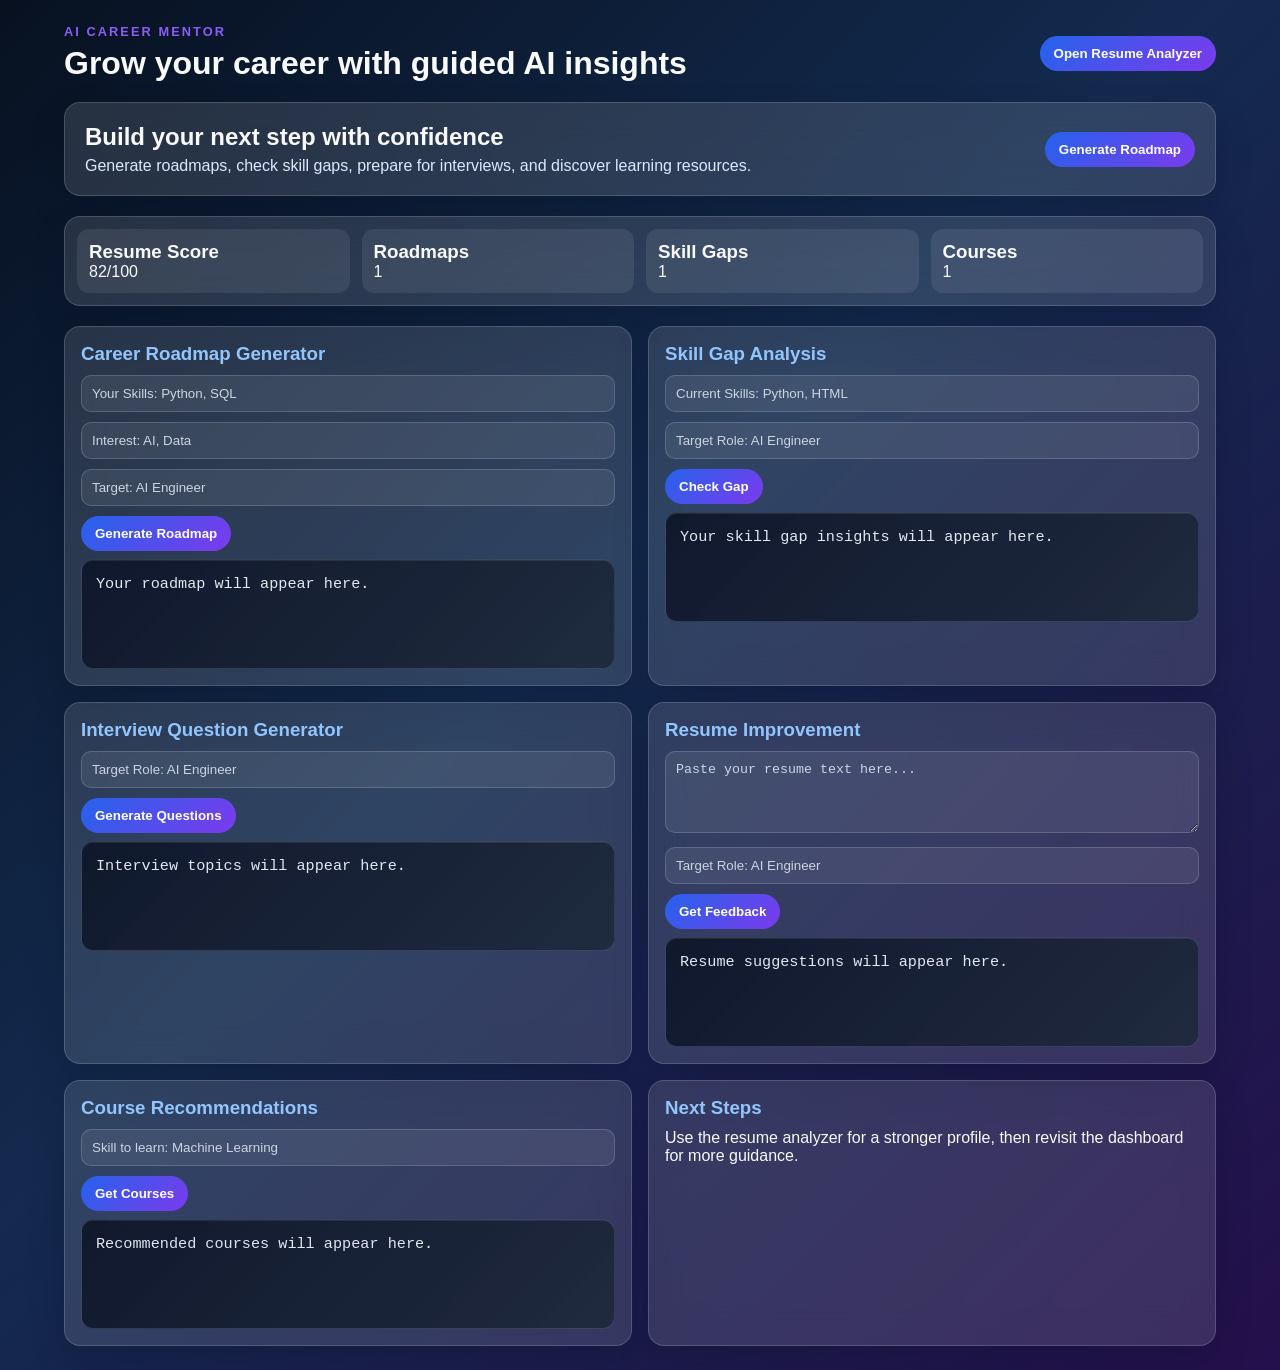
<file: dashboard.html>
<!DOCTYPE html>
<html lang="en">
  <head>
    <meta charset="UTF-8" />
    <meta name="viewport" content="width=device-width, initial-scale=1.0" />
    <title>AI Career Mentor Dashboard</title>
    <link rel="stylesheet" href="css/app.css" />
  </head>
  <body>
    <div class="container">
      <header>
        <div>
          <p class="eyebrow">AI Career Mentor</p>
          <h1>Grow your career with guided AI insights</h1>
        </div>
        <a href="resume-analyzer.html" style="color: #fff; text-decoration: none;">
          <button>Open Resume Analyzer</button>
        </a>
      </header>

      <section class="hero">
        <div>
          <h2>Build your next step with confidence</h2>
          <p>Generate roadmaps, check skill gaps, prepare for interviews, and discover learning resources.</p>
        </div>
        <button onclick="getRoadmap()">Generate Roadmap</button>
      </section>

      <section class="stats-grid">
        <div class="stat">
          <h3>Resume Score</h3>
          <p id="resume-score">82/100</p>
        </div>
        <div class="stat">
          <h3>Roadmaps</h3>
          <p id="roadmap-count">1</p>
        </div>
        <div class="stat">
          <h3>Skill Gaps</h3>
          <p id="skill-gap-count">1</p>
        </div>
        <div class="stat">
          <h3>Courses</h3>
          <p id="course-count">1</p>
        </div>
      </section>

      <section class="grid">
        <div class="card">
          <h3>Career Roadmap Generator</h3>
          <input id="skills" placeholder="Your Skills: Python, SQL" />
          <input id="interest" placeholder="Interest: AI, Data" />
          <input id="target" placeholder="Target: AI Engineer" />
          <button onclick="getRoadmap()">Generate Roadmap</button>
          <pre id="roadmap-output">Your roadmap will appear here.</pre>
        </div>

        <div class="card">
          <h3>Skill Gap Analysis</h3>
          <input id="current_skills" placeholder="Current Skills: Python, HTML" />
          <input id="skill_target" placeholder="Target Role: AI Engineer" />
          <button onclick="getSkillGap()">Check Gap</button>
          <pre id="skillgap-output">Your skill gap insights will appear here.</pre>
        </div>

        <div class="card">
          <h3>Interview Question Generator</h3>
          <input id="interview_role" placeholder="Target Role: AI Engineer" />
          <button onclick="getInterview()">Generate Questions</button>
          <pre id="interview-output">Interview topics will appear here.</pre>
        </div>

        <div class="card">
          <h3>Resume Improvement</h3>
          <textarea id="resume_text" placeholder="Paste your resume text here..." rows="4"></textarea>
          <input id="resume_target" placeholder="Target Role: AI Engineer" />
          <button onclick="getResume()">Get Feedback</button>
          <pre id="resume-output">Resume suggestions will appear here.</pre>
        </div>

        <div class="card">
          <h3>Course Recommendations</h3>
          <input id="course_skill" placeholder="Skill to learn: Machine Learning" />
          <button onclick="getCourses()">Get Courses</button>
          <pre id="courses-output">Recommended courses will appear here.</pre>
        </div>

        <div class="card">
          <h3>Next Steps</h3>
          <p>Use the resume analyzer for a stronger profile, then revisit the dashboard for more guidance.</p>
        </div>
      </section>
    </div>

    <script src="js/app.js"></script>
  </body>
</html>
</file>
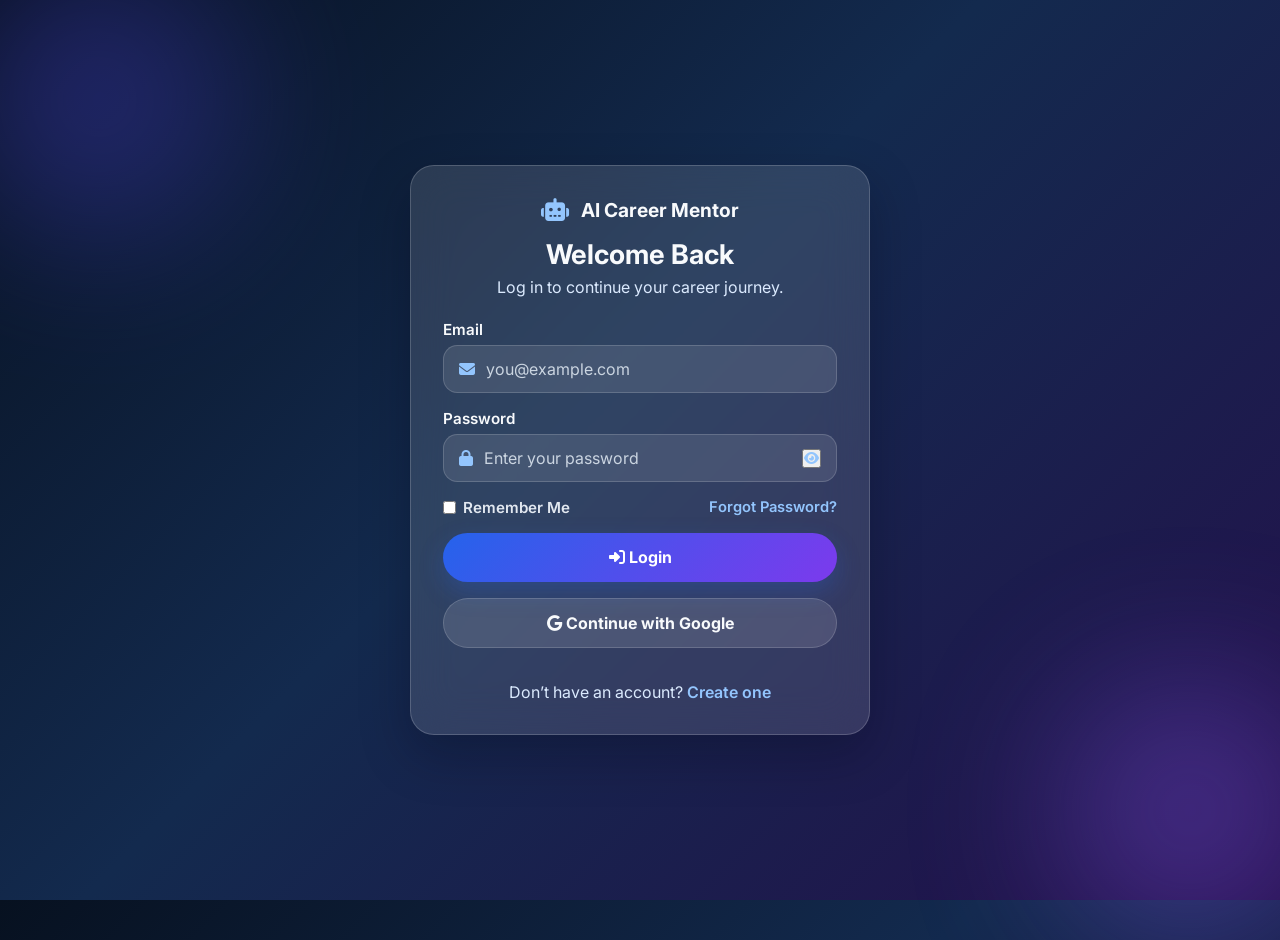
<file: login.html>
<!DOCTYPE html>
<html lang="en">
  <head>
    <meta charset="UTF-8" />
    <meta name="viewport" content="width=device-width, initial-scale=1.0" />
    <title>Login | AI Career Mentor</title>
    <link rel="preconnect" href="https://fonts.googleapis.com" />
    <link rel="preconnect" href="https://fonts.gstatic.com" crossorigin />
    <link
      href="https://fonts.googleapis.com/css2?family=Inter:wght@400;500;600;700;800&display=swap"
      rel="stylesheet"
    />
    <link
      rel="stylesheet"
      href="https://cdnjs.cloudflare.com/ajax/libs/font-awesome/6.5.2/css/all.min.css"
    />
    <link rel="stylesheet" href="css/auth.css" />
  </head>
  <body>
    <div class="auth-shell">
      <div class="auth-card">
        <div class="auth-brand">
          <i class="fas fa-robot"></i>
          <h1>AI Career Mentor</h1>
        </div>

        <h2>Welcome Back</h2>
        <p class="auth-subtitle">Log in to continue your career journey.</p>

        <form class="auth-form">
          <div class="input-group">
            <label for="email">Email</label>
            <div class="input-with-icon">
              <i class="fas fa-envelope"></i>
              <input type="email" id="email" placeholder="you@example.com" required />
            </div>
          </div>

          <div class="input-group">
            <label for="password">Password</label>
            <div class="input-with-icon">
              <i class="fas fa-lock"></i>
              <input type="password" id="password" placeholder="Enter your password" required />
            </div>
          </div>

          <div class="auth-options">
            <label class="checkbox-wrap">
              <input type="checkbox" />
              <span>Remember Me</span>
            </label>
            <a href="#" class="link-text">Forgot Password?</a>
          </div>

          <button type="submit" class="btn-primary">
            <i class="fas fa-sign-in-alt"></i> Login
          </button>

          <button type="button" class="btn-google">
            <i class="fab fa-google"></i> Continue with Google
          </button>
        </form>

        <p class="auth-footer">
          Don’t have an account?
          <a href="signup.html" class="link-text">Create one</a>
        </p>
      </div>
    </div>

    <script src="js/auth.js"></script>
  </body>
</html>
</file>
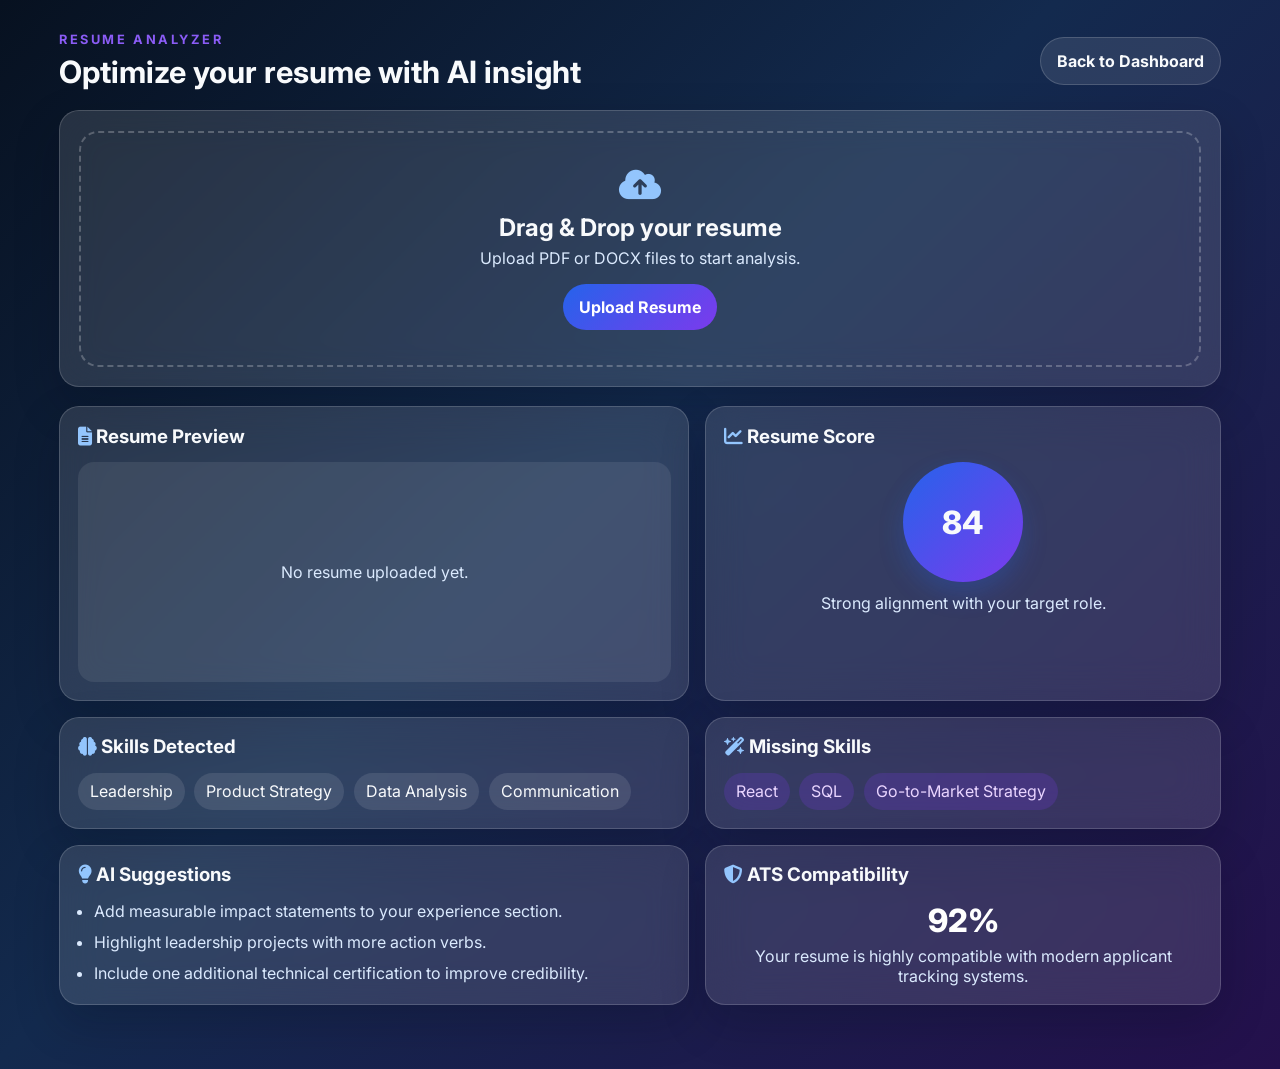
<file: resume-analyzer.html>
<!DOCTYPE html>
<html lang="en">
  <head>
    <meta charset="UTF-8" />
    <meta name="viewport" content="width=device-width, initial-scale=1.0" />
    <title>Resume Analyzer | AI Career Mentor</title>
    <link rel="preconnect" href="https://fonts.googleapis.com" />
    <link rel="preconnect" href="https://fonts.gstatic.com" crossorigin />
    <link
      href="https://fonts.googleapis.com/css2?family=Inter:wght@400;500;600;700;800&display=swap"
      rel="stylesheet"
    />
    <link
      rel="stylesheet"
      href="https://cdnjs.cloudflare.com/ajax/libs/font-awesome/6.5.2/css/all.min.css"
    />
    <link rel="stylesheet" href="css/resume.css" />
  </head>
  <body>
    <div class="page-shell">
      <header class="page-header">
        <div>
          <p class="eyebrow">Resume Analyzer</p>
          <h1>Optimize your resume with AI insight</h1>
        </div>
        <a class="btn-outline" href="dashboard.html">Back to Dashboard</a>
      </header>

      <section class="upload-card glass-card">
        <div class="upload-area" id="drop-zone">
          <i class="fas fa-cloud-arrow-up"></i>
          <h2>Drag & Drop your resume</h2>
          <p>Upload PDF or DOCX files to start analysis.</p>
          <label class="btn-primary" for="resume-file">Upload Resume</label>
          <input type="file" id="resume-file" accept=".pdf,.doc,.docx" hidden />
        </div>
      </section>

      <section class="analytics-grid">
        <article class="glass-card panel preview-panel">
          <div class="panel-header">
            <h3><i class="fas fa-file-alt"></i> Resume Preview</h3>
          </div>
          <div class="preview-box">
            <p>No resume uploaded yet.</p>
          </div>
        </article>

        <article class="glass-card panel score-panel">
          <div class="panel-header">
            <h3><i class="fas fa-chart-line"></i> Resume Score</h3>
          </div>
          <div class="score-circle">84</div>
          <p class="score-caption">Strong alignment with your target role.</p>
        </article>
      </section>

      <section class="analytics-grid lower-grid">
        <article class="glass-card panel">
          <div class="panel-header">
            <h3><i class="fas fa-brain"></i> Skills Detected</h3>
          </div>
          <div class="tag-list">
            <span>Leadership</span>
            <span>Product Strategy</span>
            <span>Data Analysis</span>
            <span>Communication</span>
          </div>
        </article>

        <article class="glass-card panel">
          <div class="panel-header">
            <h3><i class="fas fa-wand-magic-sparkles"></i> Missing Skills</h3>
          </div>
          <div class="tag-list missing">
            <span>React</span>
            <span>SQL</span>
            <span>Go-to-Market Strategy</span>
          </div>
        </article>
      </section>

      <section class="analytics-grid lower-grid">
        <article class="glass-card panel suggestion-panel">
          <div class="panel-header">
            <h3><i class="fas fa-lightbulb"></i> AI Suggestions</h3>
          </div>
          <ul class="list">
            <li>Add measurable impact statements to your experience section.</li>
            <li>Highlight leadership projects with more action verbs.</li>
            <li>Include one additional technical certification to improve credibility.</li>
          </ul>
        </article>

        <article class="glass-card panel ats-panel">
          <div class="panel-header">
            <h3><i class="fas fa-shield-alt"></i> ATS Compatibility</h3>
          </div>
          <div class="ats-score">92%</div>
          <p>Your resume is highly compatible with modern applicant tracking systems.</p>
        </article>
      </section>
    </div>

    <script src="js/resume.js"></script>
  </body>
</html>
</file>
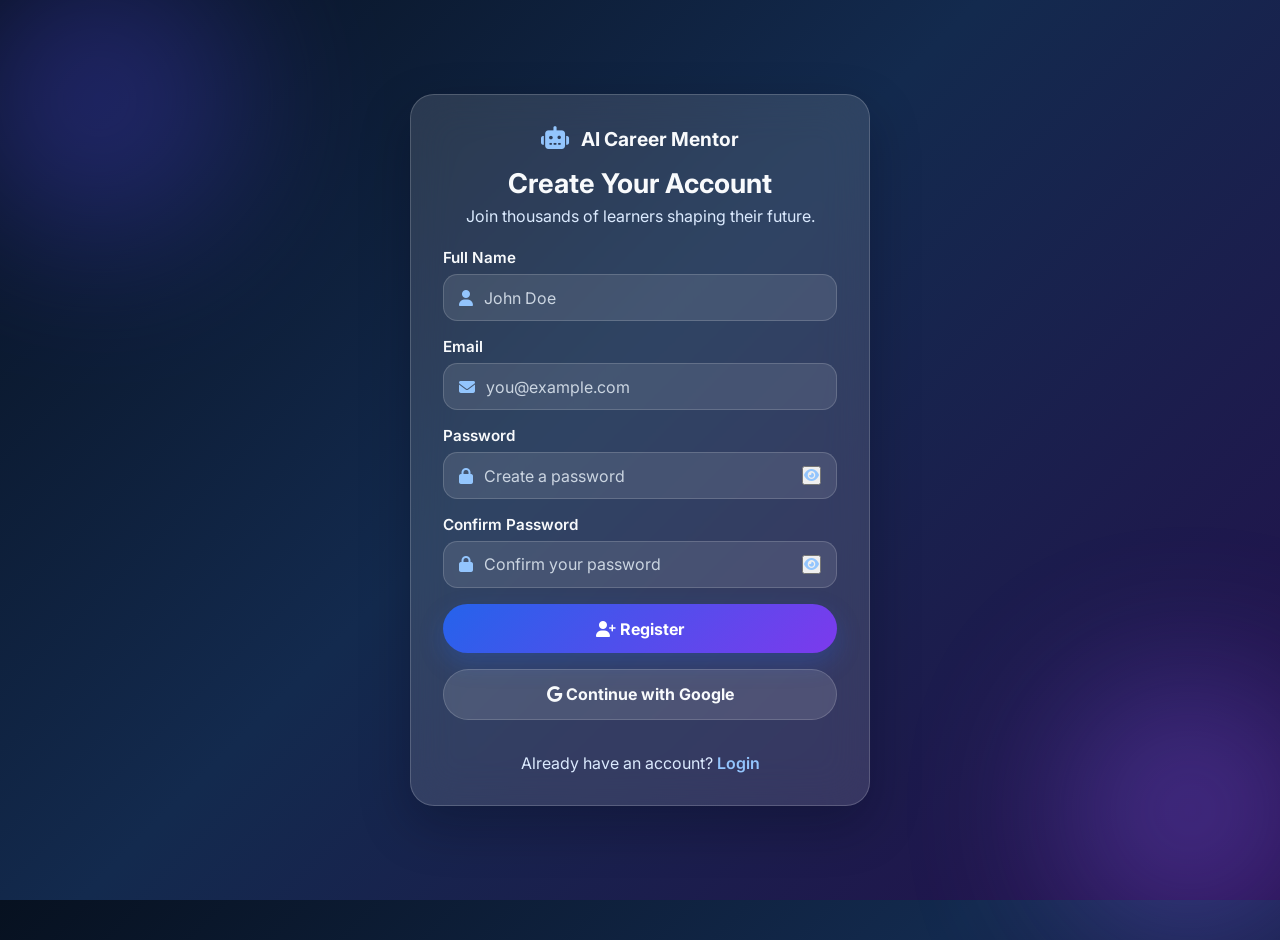
<file: signup.html>
<!DOCTYPE html>
<html lang="en">
  <head>
    <meta charset="UTF-8" />
    <meta name="viewport" content="width=device-width, initial-scale=1.0" />
    <title>Sign Up | AI Career Mentor</title>
    <link rel="preconnect" href="https://fonts.googleapis.com" />
    <link rel="preconnect" href="https://fonts.gstatic.com" crossorigin />
    <link
      href="https://fonts.googleapis.com/css2?family=Inter:wght@400;500;600;700;800&display=swap"
      rel="stylesheet"
    />
    <link
      rel="stylesheet"
      href="https://cdnjs.cloudflare.com/ajax/libs/font-awesome/6.5.2/css/all.min.css"
    />
    <link rel="stylesheet" href="css/auth.css" />
  </head>
  <body>
    <div class="auth-shell">
      <div class="auth-card">
        <div class="auth-brand">
          <i class="fas fa-robot"></i>
          <h1>AI Career Mentor</h1>
        </div>

        <h2>Create Your Account</h2>
        <p class="auth-subtitle">Join thousands of learners shaping their future.</p>

        <form class="auth-form">
          <div class="input-group">
            <label for="full-name">Full Name</label>
            <div class="input-with-icon">
              <i class="fas fa-user"></i>
              <input type="text" id="full-name" placeholder="John Doe" required />
            </div>
          </div>

          <div class="input-group">
            <label for="email">Email</label>
            <div class="input-with-icon">
              <i class="fas fa-envelope"></i>
              <input type="email" id="email" placeholder="you@example.com" required />
            </div>
          </div>

          <div class="input-group">
            <label for="password">Password</label>
            <div class="input-with-icon">
              <i class="fas fa-lock"></i>
              <input type="password" id="password" placeholder="Create a password" required />
            </div>
          </div>

          <div class="input-group">
            <label for="confirm-password">Confirm Password</label>
            <div class="input-with-icon">
              <i class="fas fa-lock"></i>
              <input type="password" id="confirm-password" placeholder="Confirm your password" required />
            </div>
          </div>

          <button type="submit" class="btn-primary">
            <i class="fas fa-user-plus"></i> Register
          </button>

          <button type="button" class="btn-google">
            <i class="fab fa-google"></i> Continue with Google
          </button>
        </form>

        <p class="auth-footer">
          Already have an account?
          <a href="login.html" class="link-text">Login</a>
        </p>
      </div>
    </div>

    <script src="js/auth.js"></script>
  </body>
</html>
</file>
<file: css/app.css>
* { box-sizing: border-box; margin: 0; padding: 0; }
body {
  font-family: 'Segoe UI', Arial, sans-serif;
  background: linear-gradient(135deg, #071120, #132a4e 45%, #24104c);
  color: #f8fafc;
  min-height: 100vh;
}
.container { max-width: 1200px; margin: 0 auto; padding: 24px; }
header { display: flex; justify-content: space-between; align-items: center; margin-bottom: 20px; gap: 16px; }
header h1 { font-size: 2rem; }
.eyebrow { text-transform: uppercase; letter-spacing: 0.16em; color: #8b5cf6; font-size: 0.8rem; font-weight: 700; margin-bottom: 6px; }
.hero, .card, .stats-grid { background: rgba(255,255,255,0.12); border: 1px solid rgba(255,255,255,0.16); backdrop-filter: blur(18px); border-radius: 16px; box-shadow: 0 15px 35px rgba(2,8,23,0.2); }
.hero { padding: 20px; margin-bottom: 20px; display: flex; justify-content: space-between; align-items: center; gap: 16px; }
.hero p { margin-top: 6px; color: #dbeafe; }
.stats-grid { display: grid; grid-template-columns: repeat(4, minmax(0, 1fr)); gap: 12px; margin-bottom: 20px; padding: 12px; }
.stat { padding: 12px; border-radius: 12px; background: rgba(255,255,255,0.08); transition: transform 0.25s ease; }
.stat:hover { transform: translateY(-3px); }
.grid { display: grid; grid-template-columns: repeat(2, minmax(0, 1fr)); gap: 16px; }
.card { padding: 16px; transition: transform 0.25s ease, border-color 0.25s ease; }
.card:hover { transform: translateY(-3px); border-color: rgba(255,255,255,0.3); }
.card h3 { margin-bottom: 10px; color: #93c5fd; }
input, textarea { width: 100%; padding: 10px; margin-bottom: 10px; border-radius: 10px; border: 1px solid rgba(255,255,255,0.16); background: rgba(255,255,255,0.08); color: #fff; }
input:focus, textarea:focus { outline: none; border-color: #8b5cf6; }
input::placeholder, textarea::placeholder { color: #cbd5e1; }
button { background: linear-gradient(135deg, #2563eb, #7c3aed); color: white; border: none; padding: 10px 14px; border-radius: 999px; cursor: pointer; font-weight: 700; transition: transform 0.2s ease, box-shadow 0.2s ease; }
button:hover { transform: translateY(-2px); box-shadow: 0 10px 20px rgba(2,8,23,0.2); }
pre {
  white-space: pre-wrap;
  margin-top: 8px;
  background: linear-gradient(135deg, rgba(15, 23, 42, 0.95), rgba(30, 41, 59, 0.9));
  color: #e2e8f0;
  padding: 12px 14px;
  border-radius: 12px;
  min-height: 110px;
  line-height: 1.6;
  font-size: 0.95rem;
  border: 1px solid rgba(148, 163, 184, 0.25);
  box-shadow: inset 0 1px 0 rgba(255,255,255,0.08);
}
@media (max-width: 900px) { .stats-grid, .grid { grid-template-columns: 1fr; } header { flex-direction: column; align-items: flex-start; } .hero { flex-direction: column; align-items: flex-start; } }
</file>
<file: css/auth.css>
/* Premium glassmorphism styling for auth pages */
* {
  margin: 0;
  padding: 0;
  box-sizing: border-box;
}

body {
  min-height: 100vh;
  font-family: "Inter", sans-serif;
  background: linear-gradient(135deg, #071120 0%, #132a4e 45%, #24104c 100%);
  color: #f8fafc;
  display: flex;
  align-items: center;
  justify-content: center;
  padding: 2rem 1rem;
  position: relative;
  overflow: hidden;
}

body::before,
body::after {
  content: "";
  position: absolute;
  border-radius: 50%;
  filter: blur(80px);
  opacity: 0.35;
  pointer-events: none;
}

body::before {
  width: 280px;
  height: 280px;
  top: -40px;
  left: -40px;
  background: #4f46e5;
}

body::after {
  width: 260px;
  height: 260px;
  right: -40px;
  bottom: -40px;
  background: #8b5cf6;
}

.auth-shell {
  width: 100%;
  display: flex;
  justify-content: center;
}

.auth-card {
  width: min(100%, 460px);
  padding: 2rem;
  border-radius: 1.5rem;
  background: rgba(255, 255, 255, 0.12);
  backdrop-filter: blur(22px);
  -webkit-backdrop-filter: blur(22px);
  border: 1px solid rgba(255, 255, 255, 0.18);
  box-shadow: 0 20px 50px rgba(2, 8, 23, 0.28);
}

.auth-brand {
  display: flex;
  align-items: center;
  justify-content: center;
  gap: 0.7rem;
  margin-bottom: 1rem;
}

.auth-brand i {
  font-size: 1.4rem;
  color: #93c5fd;
}

.auth-brand h1 {
  font-size: 1.2rem;
  font-weight: 700;
}

h2 {
  text-align: center;
  margin-bottom: 0.4rem;
  font-size: 1.7rem;
}

.auth-subtitle {
  text-align: center;
  color: #dbeafe;
  margin-bottom: 1.4rem;
}

.auth-form {
  display: grid;
  gap: 1rem;
}

.input-group {
  display: grid;
  gap: 0.4rem;
}

label {
  font-size: 0.95rem;
  font-weight: 600;
  color: #f8fafc;
}

.input-with-icon {
  display: flex;
  align-items: center;
  background: rgba(255, 255, 255, 0.1);
  border: 1px solid rgba(255, 255, 255, 0.16);
  border-radius: 0.9rem;
  padding: 0.8rem 0.95rem;
  gap: 0.7rem;
}

.input-with-icon i {
  color: #93c5fd;
}

.input-with-icon input {
  flex: 1;
  background: transparent;
  border: none;
  outline: none;
  color: #f8fafc;
  font: inherit;
}

.input-with-icon input::placeholder {
  color: #cbd5e1;
}

.auth-options {
  display: flex;
  justify-content: space-between;
  align-items: center;
  font-size: 0.92rem;
}

.checkbox-wrap {
  display: flex;
  align-items: center;
  gap: 0.45rem;
  color: #e2e8f0;
}

.checkbox-wrap input {
  accent-color: #8b5cf6;
}

.link-text {
  color: #93c5fd;
  text-decoration: none;
  font-weight: 600;
}

.link-text:hover {
  text-decoration: underline;
}

.btn-primary,
.btn-google {
  width: 100%;
  border: none;
  border-radius: 999px;
  padding: 0.9rem 1rem;
  font: inherit;
  font-weight: 700;
  cursor: pointer;
  transition: transform 0.25s ease, box-shadow 0.25s ease, background 0.25s ease;
}

.btn-primary {
  background: linear-gradient(135deg, #2563eb, #7c3aed);
  color: #fff;
  box-shadow: 0 10px 24px rgba(37, 99, 235, 0.25);
}

.btn-google {
  background: rgba(255, 255, 255, 0.12);
  color: #f8fafc;
  border: 1px solid rgba(255, 255, 255, 0.16);
}

.btn-primary:hover,
.btn-google:hover {
  transform: translateY(-3px);
  box-shadow: 0 12px 24px rgba(2, 8, 23, 0.2);
}

.auth-footer {
  text-align: center;
  margin-top: 1.1rem;
  color: #dbeafe;
}

@media (max-width: 600px) {
  .auth-card {
    padding: 1.3rem;
  }

  .auth-options {
    flex-direction: column;
    align-items: flex-start;
    gap: 0.5rem;
  }
}
</file>
<file: css/resume.css>
/* Premium resume analyzer styling */
* {
  margin: 0;
  padding: 0;
  box-sizing: border-box;
}

body {
  min-height: 100vh;
  font-family: "Inter", sans-serif;
  background: linear-gradient(135deg, #071120 0%, #132a4e 45%, #24104c 100%);
  color: #f8fafc;
}

.page-shell {
  max-width: 1200px;
  margin: 0 auto;
  padding: 2rem 1.2rem 3rem;
}

.page-header {
  display: flex;
  justify-content: space-between;
  align-items: center;
  margin-bottom: 1.3rem;
  gap: 1rem;
}

.eyebrow {
  font-size: 0.8rem;
  text-transform: uppercase;
  letter-spacing: 0.2em;
  color: #8b5cf6;
  font-weight: 700;
  margin-bottom: 0.35rem;
}

.page-header h1 {
  font-size: clamp(1.6rem, 2.4vw, 2.2rem);
}

.btn-outline,
.btn-primary {
  display: inline-flex;
  align-items: center;
  justify-content: center;
  gap: 0.5rem;
  text-decoration: none;
  border-radius: 999px;
  padding: 0.8rem 1rem;
  font-weight: 700;
  transition: transform 0.25s ease, box-shadow 0.25s ease, background 0.25s ease;
}

.btn-outline {
  color: #f8fafc;
  background: rgba(255, 255, 255, 0.1);
  border: 1px solid rgba(255, 255, 255, 0.16);
}

.btn-primary {
  background: linear-gradient(135deg, #2563eb, #7c3aed);
  color: #fff;
  border: none;
  cursor: pointer;
}

.btn-outline:hover,
.btn-primary:hover {
  transform: translateY(-3px);
  box-shadow: 0 10px 24px rgba(2, 8, 23, 0.22);
}

.glass-card {
  background: rgba(255, 255, 255, 0.12);
  border: 1px solid rgba(255, 255, 255, 0.16);
  backdrop-filter: blur(20px);
  -webkit-backdrop-filter: blur(20px);
  box-shadow: 0 18px 45px rgba(2, 8, 23, 0.22);
}

.upload-card,
.panel {
  border-radius: 1.25rem;
}

.upload-card {
  padding: 1.2rem;
  margin-bottom: 1.2rem;
}

.upload-area {
  border: 2px dashed rgba(255, 255, 255, 0.24);
  border-radius: 1.2rem;
  padding: 2.2rem 1rem;
  text-align: center;
  transition: border-color 0.25s ease, transform 0.25s ease, background 0.25s ease;
}

.upload-area.dragover {
  border-color: #8b5cf6;
  transform: translateY(-3px);
  background: rgba(124, 58, 237, 0.16);
}

.upload-area i {
  font-size: 2.1rem;
  color: #93c5fd;
  margin-bottom: 0.7rem;
}

.upload-area h2 {
  margin-bottom: 0.4rem;
}

.upload-area p {
  color: #dbeafe;
  margin-bottom: 1rem;
}

.analytics-grid {
  display: grid;
  grid-template-columns: 1.1fr 0.9fr;
  gap: 1rem;
  margin-bottom: 1rem;
}

.panel {
  padding: 1.1rem;
  transition: transform 0.25s ease, border-color 0.25s ease;
}

.panel:hover {
  transform: translateY(-4px);
  border-color: rgba(255, 255, 255, 0.3);
}

.panel-header {
  display: flex;
  align-items: center;
  gap: 0.5rem;
  margin-bottom: 0.9rem;
}

.panel-header i {
  color: #93c5fd;
}

.preview-box {
  min-height: 220px;
  display: grid;
  place-items: center;
  border-radius: 1rem;
  background: rgba(255, 255, 255, 0.08);
  color: #dbeafe;
  padding: 1rem;
  text-align: center;
}

.score-circle {
  width: 120px;
  height: 120px;
  border-radius: 50%;
  display: grid;
  place-items: center;
  margin: 0 auto 0.7rem;
  font-size: 2rem;
  font-weight: 800;
  background: linear-gradient(135deg, #2563eb, #7c3aed);
  box-shadow: 0 12px 24px rgba(37, 99, 235, 0.25);
}

.score-caption,
.ats-panel p {
  text-align: center;
  color: #dbeafe;
}

.tag-list {
  display: flex;
  flex-wrap: wrap;
  gap: 0.6rem;
}

.tag-list span {
  padding: 0.55rem 0.75rem;
  border-radius: 999px;
  background: rgba(255, 255, 255, 0.1);
  color: #f8fafc;
}

.tag-list.missing span {
  background: rgba(124, 58, 237, 0.2);
  color: #e9d5ff;
}

.list {
  display: grid;
  gap: 0.7rem;
  color: #dbeafe;
  padding-left: 1rem;
}

.ats-score {
  font-size: 2rem;
  font-weight: 800;
  color: #fff;
  text-align: center;
  margin-bottom: 0.4rem;
}

@media (max-width: 900px) {
  .analytics-grid {
    grid-template-columns: 1fr;
  }
}

@media (max-width: 700px) {
  .page-shell {
    padding: 1rem 1rem 2rem;
  }

  .page-header {
    flex-direction: column;
    align-items: flex-start;
    gap: 0.7rem;
  }

  .upload-card,
  .panel {
    padding: 1rem;
  }
}
</file>
